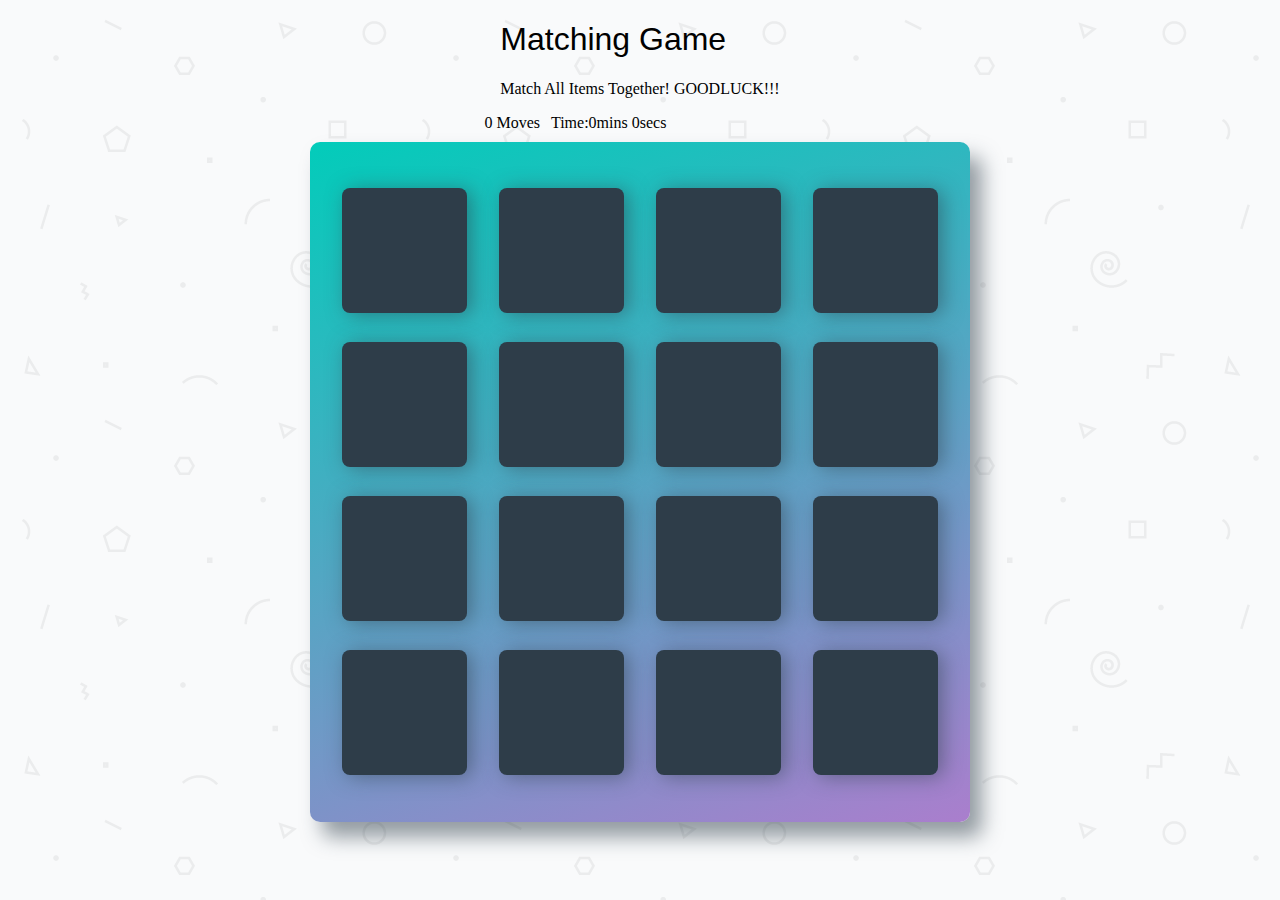
<file: index.html>
<!DOCTYPE html>
<html>
<head>
	<link rel="stylesheet" type="text/css" href="css/app.css">
	<title>Memory Game</title>
</head>
<body>

<div class="container" id="container">
	<header>
		<h1>Matching Game</h1>
		<p>Match All Items Together! GOODLUCK!!!</p>
	</header>

	<section class="score-panel">
		<ul id="stars" class="stars">
			<li><i class="fa fa-stars"></i></li>
			<li><i class="fa fa-stars"></i></li>
			<li><i class="fa fa-stars"></i></li>
		</ul>

		<span class="moves">3</span> Moves

		<p class="timer">Time:<span id="timer"></span></p>

		<div class="restart">
			<i class="fa fa-stars"></i>
		</div>
	</section>

	<ul class="deck"></ul>
</div>

<!-- The Modal -->
<div id="myModal" class="modal">

<!-- Modal Content -->
<div class="modal-content">
	<span class="close">&times;</span>
	<p class="modalText"></p>
</div>	
</div>
<script src="js/app.js"></script>
</body>
</html>
</file>
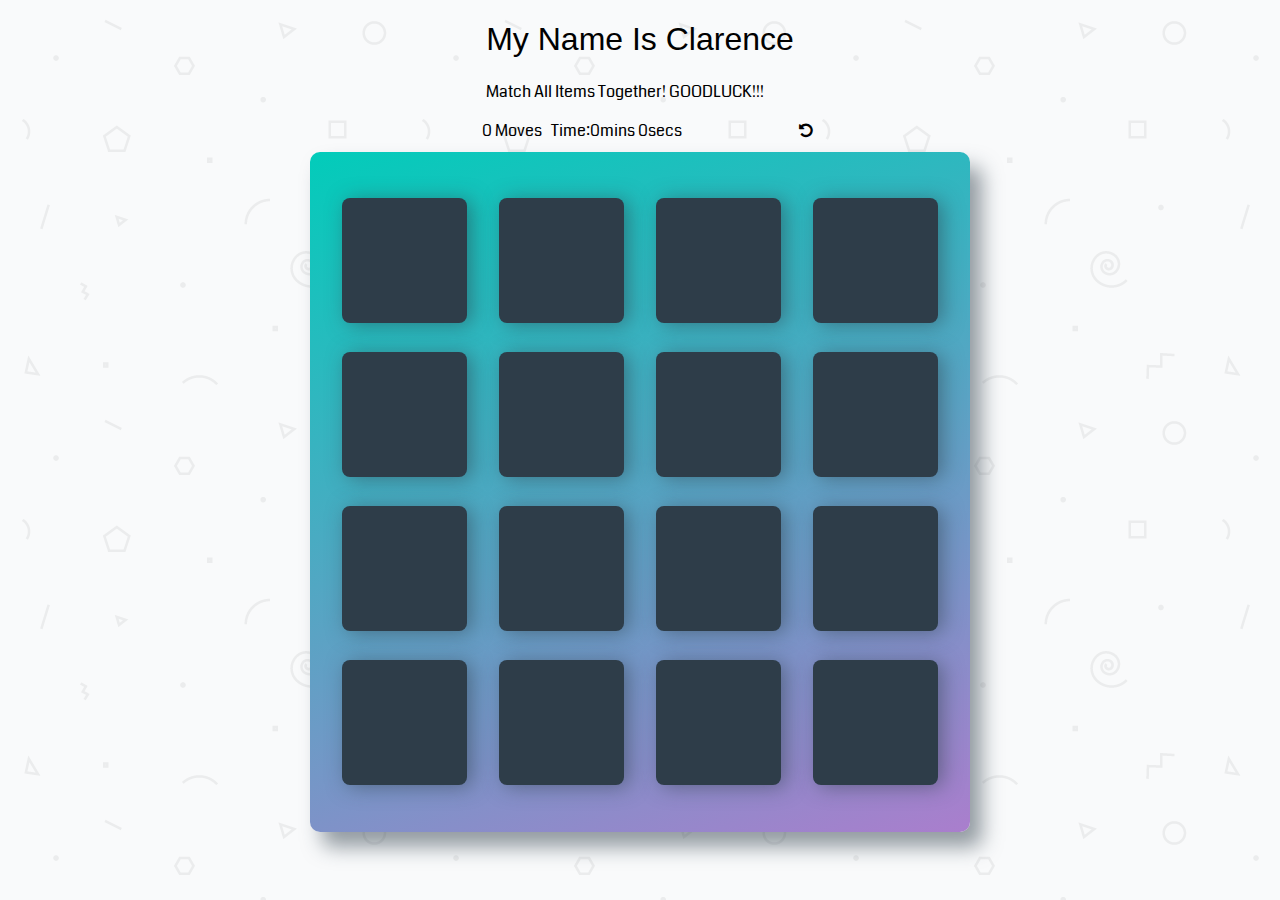
<file: home.html>
<!DOCTYPE html>
<html>
<head>
	<link rel="stylesheet prefetch" href="https://maxcdn.bootstrapcdn.com/font-awesome/4.6.1/css/font-awesome.min.css">
    <link rel="stylesheet prefetch" href="https://fonts.googleapis.com/css?family=Coda">
	<link rel="stylesheet" type="text/css" href="css/app.css">
	<title>Memory Game</title>
</head>
<body>

<div class="container" id="container">
	<header>
		<h1>My Name Is Clarence</h1>
		<p>Match All Items Together! GOODLUCK!!!</p>
	</header>

	<section class="score-panel">
		<ul id="stars" class="stars">
			<li><i class="fa fa-stars"></i></li>
			<li><i class="fa fa-stars"></i></li>
			<li><i class="fa fa-stars"></i></li>
		</ul>

		<span class="moves">3</span> Moves

		<p class="timer">Time:<span id="timer"></span></p>

		<div class="restart">
			<i class="fa fa-undo"></i>
		</div>
	</section>

	<ul class="deck"></ul>
</div>


<script src="js/home.js"></script>
</body>
</html>
</file>
<file: css/app.css>
html {
    box-sizing: border-box;
}

*,
*::before,
*::after {
    box-sizing: inherit;
}

html,
body {
    width: 100%;
    height: 100%;
    margin: 0;
    padding: 0;
}

body {
    background: #ffffff url('../img/geometry2.png'); /* Background pattern from Subtle Patterns */
    font-family: 'Coda', cursive;
}

.container {
    display: flex;
    justify-content: center;
    align-items: center;
    flex-direction: column;
}

h1 {
    font-family: 'Open Sans', sans-serif;
    font-weight: 300;
}

/*
 * Styles for the deck of cards
 */

.deck {
    width: 660px;
    min-height: 680px;
    background: linear-gradient(160deg, #02ccba 0%, #aa7ecd 100%);
    padding: 32px;
    border-radius: 10px;
    box-shadow: 12px 15px 20px 0 rgba(46, 61, 73, 0.5);
    display: flex;
    flex-wrap: wrap;
    justify-content: space-between;
    align-items: center;
    margin: 0 0 3em;
}

.deck .card {
    height: 125px;
    width: 125px;
    background: #2e3d49;
    font-size: 0;
    color: #ffffff;
    border-radius: 8px;
    cursor: pointer;
    display: flex;
    justify-content: center;
    align-items: center;
    box-shadow: 5px 2px 20px 0 rgba(46, 61, 73, 0.5);
}



/* ----------------------------------------------
 * Generated by Animista on 2018-8-3 18:32:7
 * w: http://animista.net, t: @cssanimista
 * ---------------------------------------------- */

/**
 * ----------------------------------------
 * animation flip-diagonal-1-bl
 * ----------------------------------------
 */
 @-webkit-keyframes flip-diagonal-1-bl {
    0% {
      -webkit-transform: rotate3d(1, 1, 0, 0deg);
              transform: rotate3d(1, 1, 0, 0deg);
    }
    100% {
      -webkit-transform: rotate3d(1, 1, 0, -180deg);
              transform: rotate3d(1, 1, 0, -180deg);
    }
  }
  @keyframes flip-diagonal-1-bl {
    0% {
      -webkit-transform: rotate3d(1, 1, 0, 0deg);
              transform: rotate3d(1, 1, 0, 0deg);
    }
    100% {
      -webkit-transform: rotate3d(1, 1, 0, -180deg);
              transform: rotate3d(1, 1, 0, -180deg);
    }
  }
  
  /* ----------------------------------------------
 * Generated by Animista on 2018-8-3 18:46:42
 * w: http://animista.net, t: @cssanimista
 * ---------------------------------------------- */

/**
 * ----------------------------------------
 * animation flip-2-ver-right-bck
 * ----------------------------------------
 */
@-webkit-keyframes flip-2-ver-right-bck {
    0% {
      -webkit-transform: translateX(0) translateZ(0) rotateY(0);
              transform: translateX(0) translateZ(0) rotateY(0);
      -webkit-transform-origin: 100% 50%;
              transform-origin: 100% 50%;
    }
    100% {
      -webkit-transform: translateX(100%) translateZ(-260px) rotateY(180deg);
              transform: translateX(100%) translateZ(-260px) rotateY(180deg);
      -webkit-transform-origin: 0% 50%;
              transform-origin: 0% 50%;
    }
  }
  @keyframes flip-2-ver-right-bck {
    0% {
      -webkit-transform: translateX(0) translateZ(0) rotateY(0);
              transform: translateX(0) translateZ(0) rotateY(0);
      -webkit-transform-origin: 100% 50%;
              transform-origin: 100% 50%;
    }
    100% {
      -webkit-transform: translateX(100%) translateZ(-260px) rotateY(180deg);
              transform: translateX(100%) translateZ(-260px) rotateY(180deg);
      -webkit-transform-origin: 0% 50%;
              transform-origin: 0% 50%;
    }
  }

  /* ----------------------------------------------
 * Generated by Animista on 2018-8-3 18:48:3
 * w: http://animista.net, t: @cssanimista
 * ---------------------------------------------- */

/**
 * ----------------------------------------
 * animation flip-scale-up-hor
 * ----------------------------------------
 */
@-webkit-keyframes flip-scale-up-hor {
    0% {
      -webkit-transform: scale(1) rotateX(0);
              transform: scale(1) rotateX(0);
    }
    50% {
      -webkit-transform: scale(2.5) rotateX(-90deg);
              transform: scale(2.5) rotateX(-90deg);
    }
    100% {
      -webkit-transform: scale(1) rotateX(-180deg);
              transform: scale(1) rotateX(-180deg);
    }
  }
  @keyframes flip-scale-up-hor {
    0% {
      -webkit-transform: scale(1) rotateX(0);
              transform: scale(1) rotateX(0);
    }
    50% {
      -webkit-transform: scale(2.5) rotateX(-90deg);
              transform: scale(2.5) rotateX(-90deg);
    }
    100% {
      -webkit-transform: scale(1) rotateX(-180deg);
              transform: scale(1) rotateX(-180deg);
    }
  }


.deck .card.open {
    transform: rotateY(0);
    background: #02b3e4;
    cursor: default;
    /* I had to put this here becuase i don't know how to stop the same div from clicking */
    pointer-events: none; 
}

.deck .card.show {
    font-size: 33px;
    animation: shake 0.5s
}



.deck .card.match {
    cursor: default;
    background: #02ccba;
    font-size: 33px;
    animation:  flip-scale-up-hor 0.5s;
    /* I had to put this here becuase i don't know how to stop the same div from clicking */
    pointer-events: none; 
}

/*
 * Styles for the Score Panel
 */

.score-panel {
    text-align: left;
    width: 345px;
    margin-bottom: 10px;
}

.score-panel .stars {
    margin: 0;
    padding: 0;
    display: inline-block;
    margin: 0 5px 0 0;
}

.score-panel .stars li {
    list-style: none;
    display: inline-block;
    color: yellow;
}

.score-panel .restart {
    float: right;
    cursor: pointer;
}

.timer {
    display: inline;
    padding: 2%;
}


/* Got this modal from https://www.w3schools.com/howto/tryit.asp?filename=tryhow_css_modal */
/* The Modal (background) */
.modal {
    display: none; /* Hidden by default */
    position: fixed; /* Stay in place */
    z-index: 1; /* Sit on top */
    padding-top: 100px; /* Location of the box */
    left: 0;
    top: 0;
    width: 100%; /* Full width */
    height: 100%; /* Full height */
    overflow: auto; /* Enable scroll if needed */
    background-color: rgb(0,0,0); /* Fallback color */
    background-color: rgba(0,0,0,0.4); /* Black w/ opacity */
}

/* Modal Content */
.modal-content {
    background-color: #fefefe;
    margin: auto;
    padding: 20px;
    border: 1px solid #888;
    width: 80%;
}

/* The Close Button */
.close {
    color: #aaaaaa;
    float: right;
    font-size: 28px;
    font-weight: bold;
}

.close:hover,
.close:focus {
    color: #000;
    text-decoration: none;
    cursor: pointer;
}
</file>
